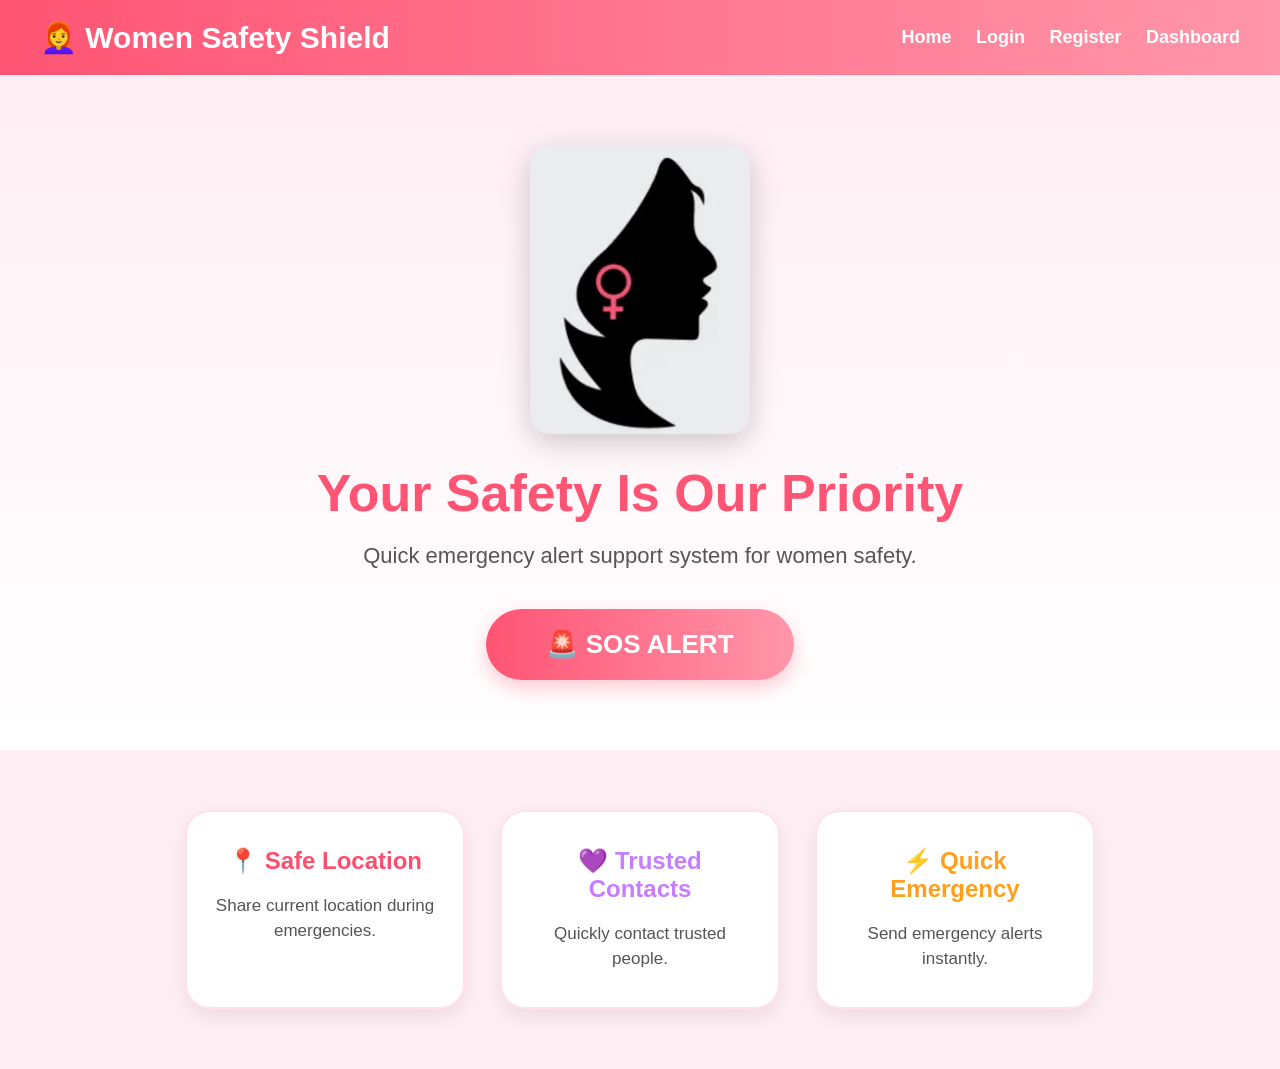
<file: frontend/index.html>
<!DOCTYPE html>
<html lang="en">

<head>

    <meta charset="UTF-8">

    <meta name="viewport" content="width=device-width, initial-scale=1.0">

    <title>Women Safety Alert System</title>

    <link rel="stylesheet" href="style.css">

</head>

<body>

<header>

    <h1>👩‍🦰 Women Safety Shield</h1>

    <nav>

        <a href="index.html">Home</a>

        <a href="login.html">Login</a>

        <a href="register.html">Register</a>

        <a href="dashboard.html">Dashboard</a>

    </nav>

</header>

<section class="hero">

    <!-- WOMEN SAFETY LOGO -->

    <img src="logo.jpeg" alt="Women Safety Logo" class="logo-img">

    <h2>Your Safety Is Our Priority</h2>

    <p>
        Quick emergency alert support system for women safety.
    </p>

    <button class="sos-btn" onclick="sendAlert()">

        🚨 SOS ALERT

    </button>

</section>

<section class="features">

    <div class="card" onclick="showLocation()">

        <h3>📍 Safe Location</h3>

        <p>
            Share current location during emergencies.
        </p>

    </div>

    <div class="card" onclick="emergencyContacts()">

        <h3>💜 Trusted Contacts</h3>

        <p>
            Quickly contact trusted people.
        </p>

    </div>

    <div class="card" onclick="instantAlert()">

        <h3>⚡ Quick Emergency</h3>

        <p>
            Send emergency alerts instantly.
        </p>

    </div>

</section>

<script src="script.js"></script>

</body>

</html>
</file>
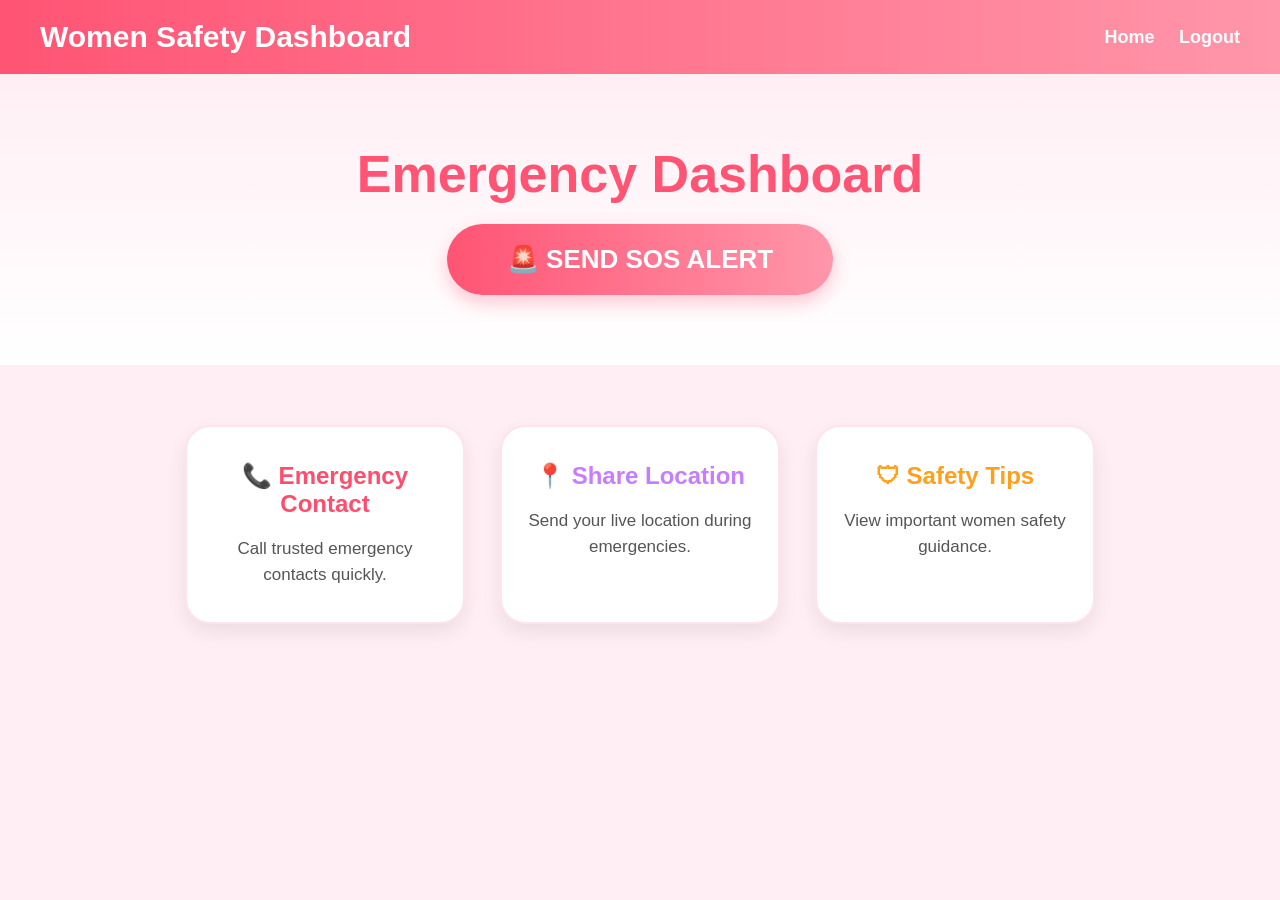
<file: frontend/dashboard.html>
<!DOCTYPE html>
<html lang="en">
<head>
    <meta charset="UTF-8">
    <meta name="viewport" content="width=device-width, initial-scale=1.0">

    <title>Dashboard</title>

    <link rel="stylesheet" href="style.css">
</head>

<body>

<header>

    <h1>Women Safety Dashboard</h1>

    <nav>
        <a href="index.html">Home</a>
        <a href="login.html">Logout</a>
    </nav>

</header>

<section class="hero">

    <h2>Emergency Dashboard</h2>

    <button class="sos-btn" onclick="sendAlert()">
        🚨 SEND SOS ALERT
    </button>

</section>

<section class="features">

    <div class="card">
        <h3>📞 Emergency Contact</h3>
        <p>Call trusted emergency contacts quickly.</p>
    </div>

    <div class="card">
        <h3>📍 Share Location</h3>
        <p>Send your live location during emergencies.</p>
    </div>

    <div class="card">
        <h3>🛡 Safety Tips</h3>
        <p>View important women safety guidance.</p>
    </div>

</section>

<script src="script.js"></script>

</body>
</html>
</file>
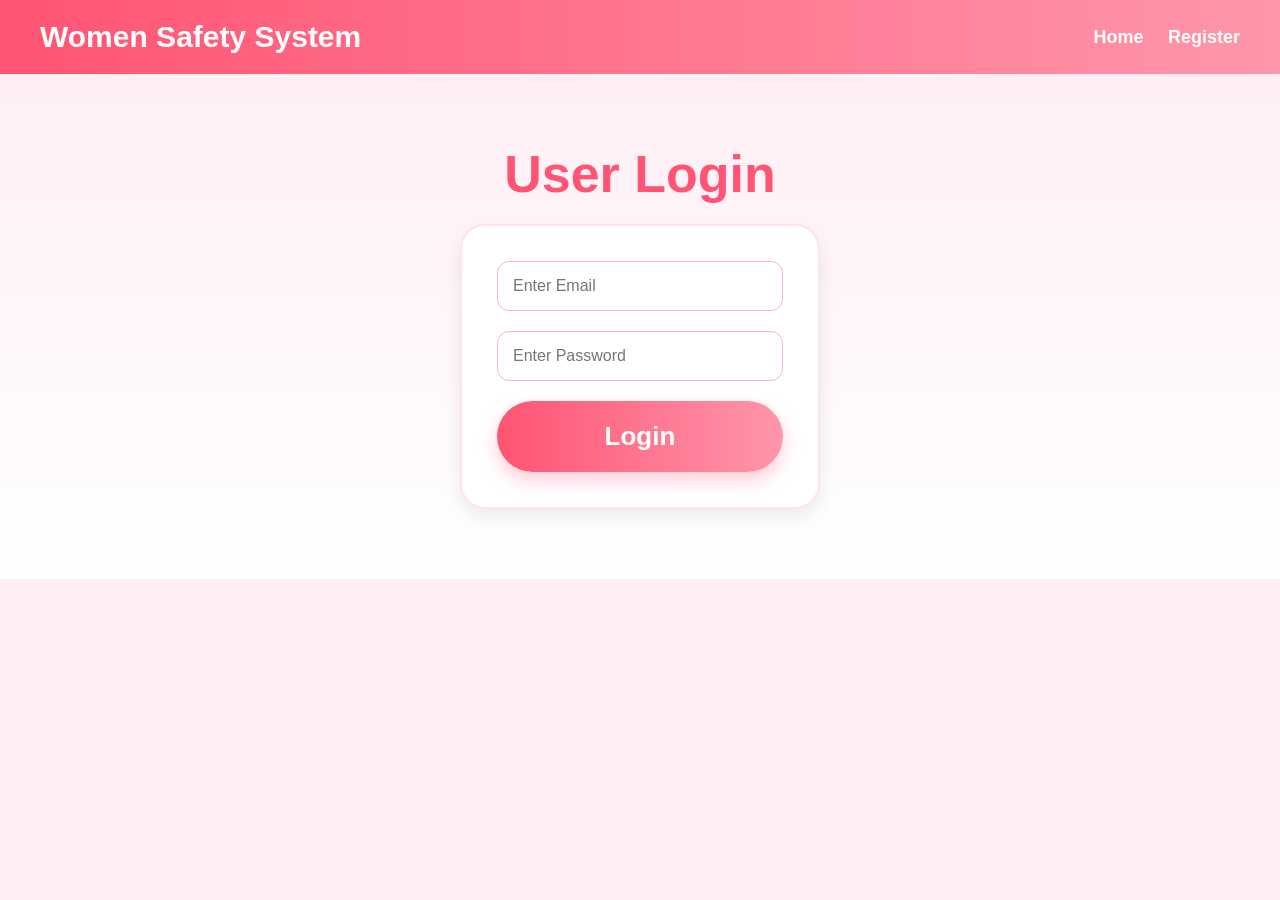
<file: frontend/login.html>
<!DOCTYPE html>
<html lang="en">

<head>

    <meta charset="UTF-8">

    <meta name="viewport" content="width=device-width, initial-scale=1.0">

    <title>Login</title>

    <link rel="stylesheet" href="style.css">

</head>

<body>

<header>

    <h1>Women Safety System</h1>

    <nav>

        <a href="index.html">Home</a>

        <a href="register.html">Register</a>

    </nav>

</header>

<section class="hero">

    <h2>User Login</h2>

    <form class="form-box" id="loginForm">

        <input 
            type="email" 
            id="loginEmail"
            placeholder="Enter Email" 
            required
        >

        <input 
            type="password" 
            id="loginPassword"
            placeholder="Enter Password" 
            required
        >

        <button type="submit" class="sos-btn">

            Login

        </button>

    </form>

</section>

<script src="script.js"></script>

</body>

</html>
</file>
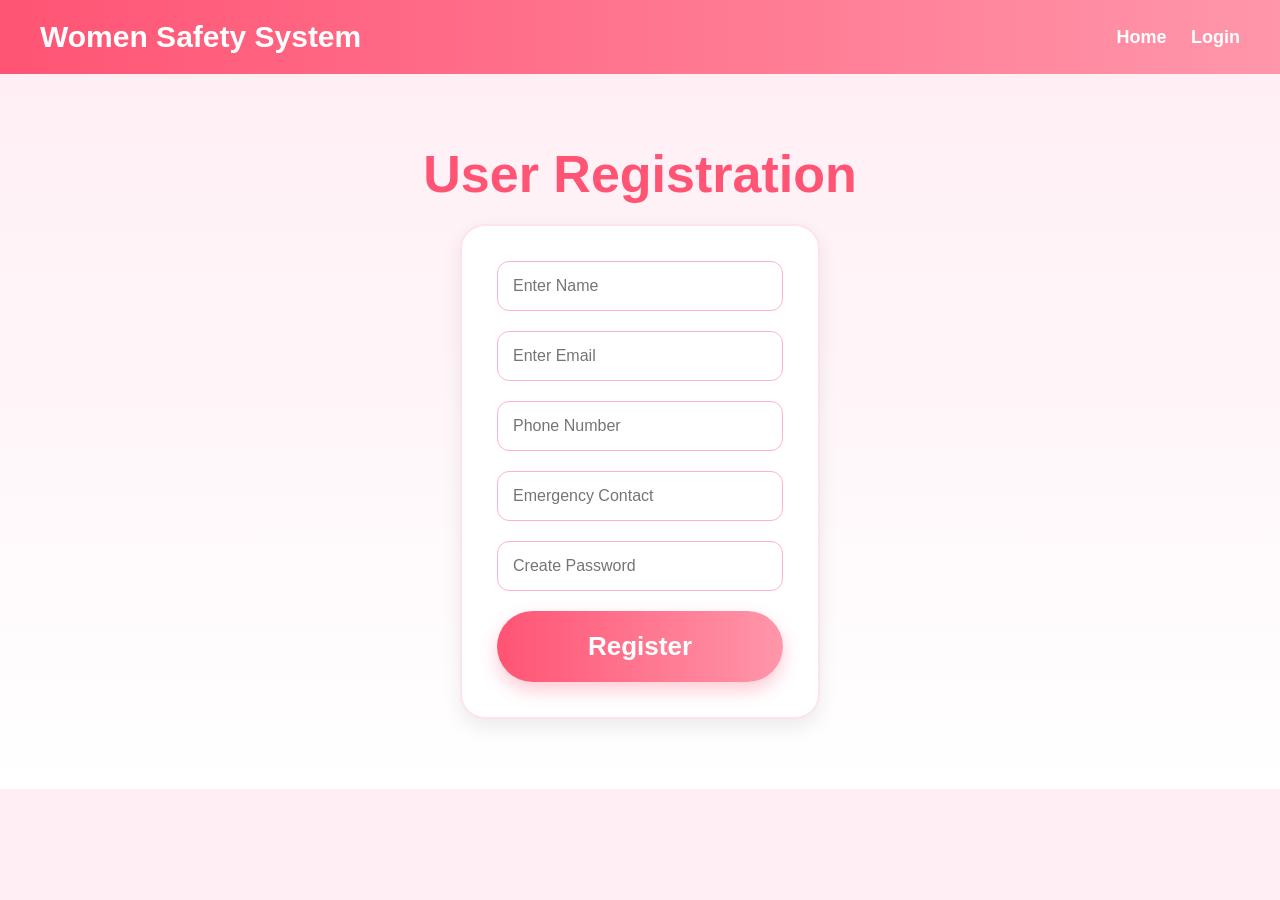
<file: frontend/register.html>
<!DOCTYPE html>
<html lang="en">
<head>
    <meta charset="UTF-8">
    <meta name="viewport" content="width=device-width, initial-scale=1.0">
    <title>Register</title>

    <link rel="stylesheet" href="style.css">
</head>

<body>

<header>

    <h1>Women Safety System</h1>

    <nav>
        <a href="index.html">Home</a>
        <a href="login.html">Login</a>
    </nav>

</header>

<section class="hero">

    <h2>User Registration</h2>

    <form id="registerForm" class="form-box">

        <input type="text" id="name" placeholder="Enter Name" required>

        <input type="email" id="email" placeholder="Enter Email" required>

        <input type="tel" id="phone" placeholder="Phone Number" required>

        <input type="text" id="emergency" placeholder="Emergency Contact" required>

        <input type="password" id="password" placeholder="Create Password" required>

        <button type="submit" class="sos-btn">
            Register
        </button>

    </form>

</section>

<script src="script.js"></script>

</body>
</html>
</file>
<file: frontend/style.css>
*{
    margin:0;
    padding:0;
    box-sizing:border-box;
}

body{
    font-family:'Poppins',sans-serif;
    background:#FFEFF5;
    color:#333;
}

/* ================= HEADER ================= */

header{
    background:linear-gradient(90deg,#FF5474,#FF96AA);
    color:white;
    padding:20px 40px;
    display:flex;
    justify-content:space-between;
    align-items:center;
    flex-wrap:wrap;
    box-shadow:0 4px 12px rgba(0,0,0,0.1);
}

header h1{
    font-size:30px;
    font-weight:bold;
}

nav a{
    color:white;
    text-decoration:none;
    margin-left:20px;
    font-size:18px;
    font-weight:600;
    transition:0.3s;
}

nav a:hover{
    color:black;
}

/* ================= HERO ================= */

.hero{
    text-align:center;
    padding:70px 20px;
    background:linear-gradient(to bottom,#FFEFF5,#FFFFFF);
}

/* ================= LOGO ================= */

.logo-img{
    width:220px;
    height:auto;
    margin-bottom:25px;
    border-radius:20px;
    filter:drop-shadow(0 8px 15px rgba(0,0,0,0.2));
    transition:0.3s;
}

.logo-img:hover{
    transform:scale(1.05);
}

/* ================= HERO TEXT ================= */

.hero h2{
    font-size:52px;
    color:#FF5474;
    margin-bottom:20px;
}

.hero p{
    font-size:22px;
    color:#555;
    margin-bottom:40px;
}

/* ================= SOS BUTTON ================= */

.sos-btn{
    background:linear-gradient(90deg,#FF5474,#FF96AA);
    color:white;
    border:none;
    padding:20px 60px;
    font-size:26px;
    border-radius:50px;
    cursor:pointer;
    font-weight:bold;
    transition:0.3s;
    box-shadow:0 8px 18px rgba(255,84,116,0.3);
}

.sos-btn:hover{
    transform:scale(1.08);
    background:linear-gradient(90deg,#ff3366,#ff7f9d);
}

/* ================= FEATURES ================= */

.features{
    display:flex;
    justify-content:center;
    gap:35px;
    padding:60px 20px;
    flex-wrap:wrap;
}

.card{
    width:280px;
    background:white;
    border-radius:25px;
    padding:35px 25px;
    text-align:center;
    transition:0.3s;
    cursor:pointer;
    box-shadow:0 8px 20px rgba(0,0,0,0.08);
    border:2px solid #FFE3EB;
}

.card:hover{
    transform:translateY(-10px);
    box-shadow:0 12px 24px rgba(0,0,0,0.12);
}

/* CARD COLORS */

.card:nth-child(1) h3{
    color:#ff4d6d;
}

.card:nth-child(2) h3{
    color:#c77dff;
}

.card:nth-child(3) h3{
    color:#ff9f1c;
}

.card h3{
    font-size:24px;
    margin-bottom:18px;
}

.card p{
    font-size:17px;
    color:#555;
    line-height:1.5;
}

/* ================= FORMS ================= */

.form-box{
    width:360px;
    background:white;
    margin:auto;
    padding:35px;
    border-radius:25px;
    display:flex;
    flex-direction:column;
    gap:20px;
    box-shadow:0 8px 20px rgba(0,0,0,0.08);
    border:2px solid #FFE3EB;
}

.form-box input{
    padding:15px;
    border-radius:12px;
    border:1px solid #FFB3C6;
    font-size:16px;
    outline:none;
    transition:0.3s;
}

.form-box input:focus{
    border:2px solid #FF5474;
    box-shadow:0 0 8px rgba(255,84,116,0.2);
}

/* ================= RESPONSIVE ================= */

@media(max-width:768px){

    header{
        flex-direction:column;
        gap:15px;
    }

    nav{
        display:flex;
        flex-wrap:wrap;
        justify-content:center;
    }

    .hero h2{
        font-size:38px;
    }

    .hero p{
        font-size:18px;
    }

    .logo-img{
        width:160px;
    }

    .form-box{
        width:90%;
    }

}
</file>
